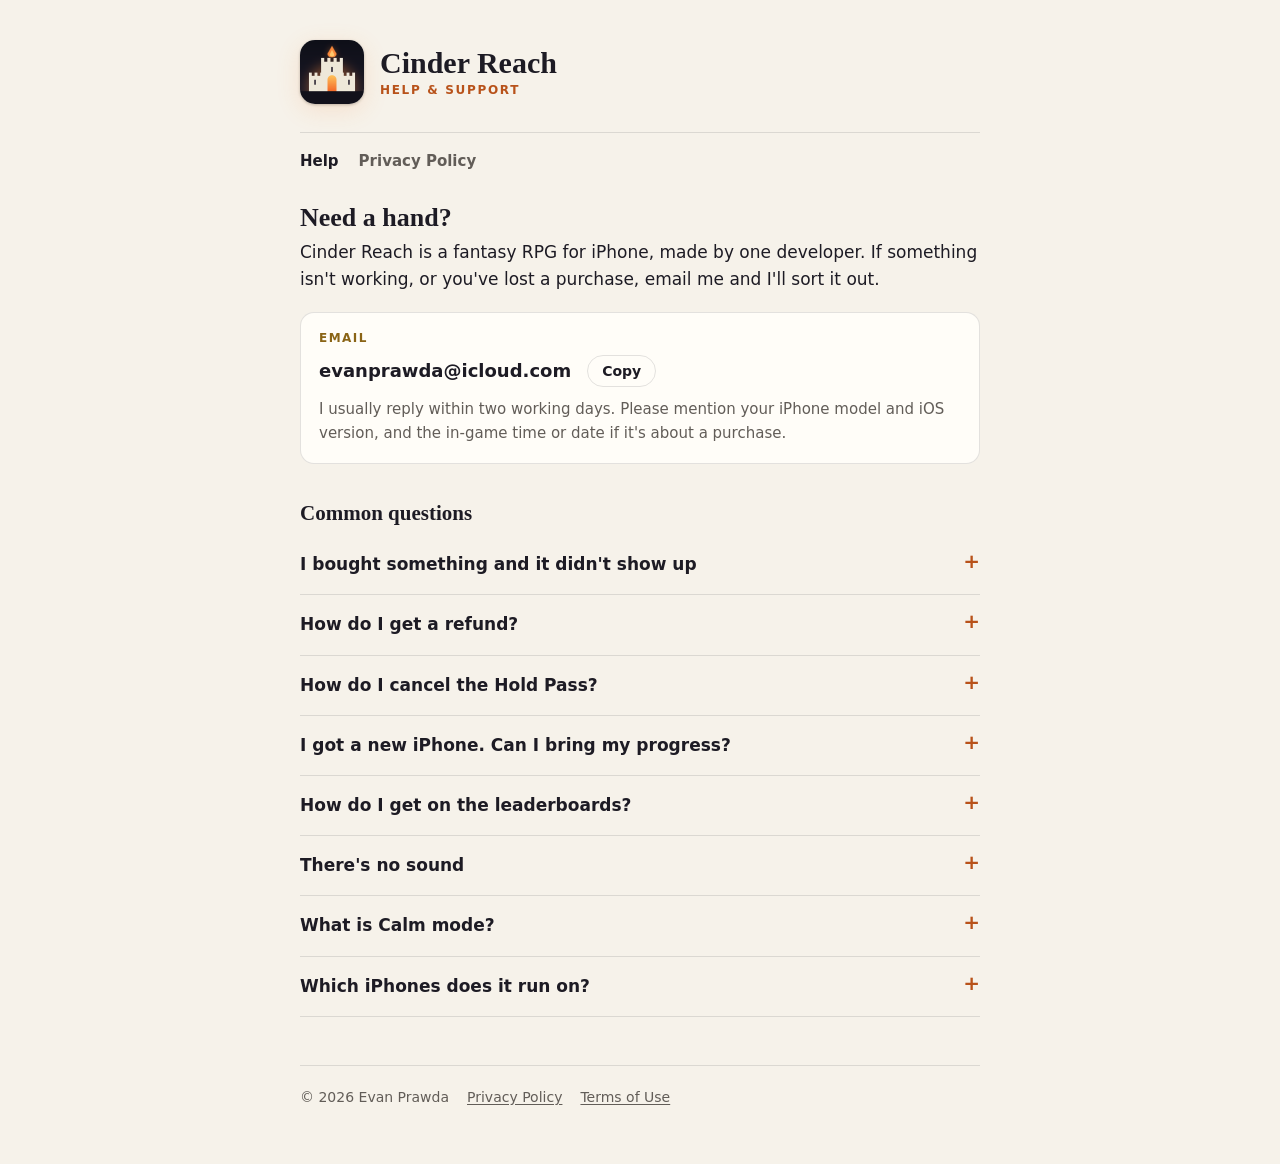
<file: index.html>
<!doctype html>
<html lang="en">
<head>
<meta charset="utf-8">
<meta name="viewport" content="width=device-width, initial-scale=1, viewport-fit=cover">
<title>Cinder Reach Help</title>
<meta name="description" content="Help and contact for Cinder Reach, a fantasy RPG for iPhone.">
<link rel="icon" href="icon.png">
<link rel="apple-touch-icon" href="icon.png">
<link rel="stylesheet" href="style.css">
</head>
<body>
<div class="wrap">
  <header>
    <img src="icon.png" alt="" width="64" height="64">
    <div>
      <p class="brand">Cinder Reach</p>
      <p class="kicker">Help &amp; support</p>
    </div>
  </header>
  <nav aria-label="Pages">
    <a href="./" aria-current="page">Help</a>
    <a href="privacy.html">Privacy Policy</a>
  </nav>

  <h1>Need a hand?</h1>
  <p>Cinder Reach is a fantasy RPG for iPhone, made by one developer. If something isn't working, or you've lost a purchase, email me and I'll sort it out.</p>

  <div class="contact">
    <span class="label">Email</span>
    <span class="email" id="email">evanprawda@icloud.com</span>
    <button type="button" id="copy">Copy</button>
    <p class="note">I usually reply within two working days. Please mention your iPhone model and iOS version, and the in-game time or date if it's about a purchase.</p>
  </div>

  <h2>Common questions</h2>

  <details>
    <summary>I bought something and it didn't show up</summary>
    <p>Open the <span class="path">Shop</span> tab, scroll to the bottom and tap <span class="path">Restore purchases</span>. Make sure you're signed in with the same Apple Account you bought with. If a purchase is waiting for approval (Ask to Buy), it's added the next time you open the game after it's approved.</p>
    <p>Still missing? Email me with the purchase date. Your receipt from Apple lists it.</p>
  </details>

  <details>
    <summary>How do I get a refund?</summary>
    <p>Apple handles all payments and refunds. Request one at <a href="https://reportaproblem.apple.com">reportaproblem.apple.com</a>. I can't issue refunds myself, but I'm happy to help with anything else about a purchase.</p>
  </details>

  <details>
    <summary>How do I cancel the Hold Pass?</summary>
    <p>Go to <span class="path">Settings › Apple Account › Subscriptions</span> on your iPhone and choose Hold Pass. You can also tap <span class="path">Manage subscription</span> on the Hold Pass card in the Shop. Cancel at least 24 hours before it renews to avoid the next charge. Your benefits last until the end of the month you've paid for.</p>
  </details>

  <details>
    <summary>I got a new iPhone. Can I bring my progress?</summary>
    <p>Not yet, sorry. Your heroes, gear, gold and gems are saved on the iPhone you play on, and deleting the game deletes them. An iPhone backup restored to a new phone brings them along. On a fresh install, <span class="path">Restore purchases</span> brings back the Founder's Pack and an active Hold Pass, but gems and gold already bought aren't restored. Syncing through iCloud is planned.</p>
  </details>

  <details>
    <summary>How do I get on the leaderboards?</summary>
    <p>Sign in to Game Center in <span class="path">Settings › Game Center</span>. The game posts your highest level, best item level, bosses defeated and fastest dungeon clears whenever you set a new record. See them on the <span class="path">Hero</span> tab under Records.</p>
  </details>

  <details>
    <summary>There's no sound</summary>
    <p>Cinder Reach follows your iPhone's silent switch (the Ring/Silent switch or Action button), so turn silent mode off. If music is already playing from another app, the game's music stays off so it won't talk over yours. Music and effects volume are on the <span class="path">Hero</span> tab under Sound.</p>
  </details>

  <details>
    <summary>What is Calm mode?</summary>
    <p>A switch on the hero-select screen and in the Sound panel. It plays slower, softer versions of every track, swaps the harshest fight sounds for gentler ones and softens the haptics. It changes how the game sounds and feels, not how hard it is.</p>
  </details>

  <details>
    <summary>Which iPhones does it run on?</summary>
    <p>Any iPhone with iOS 17 or later.</p>
  </details>

  <footer>
    <span>© 2026 Evan Prawda</span>
    <a href="privacy.html">Privacy Policy</a>
    <a href="https://www.apple.com/legal/internet-services/itunes/dev/stdeula/">Terms of Use</a>
  </footer>
</div>
<script>
  (function () {
    var btn = document.getElementById('copy');
    var email = document.getElementById('email');
    btn.addEventListener('click', function () {
      var text = email.textContent.trim();
      function selectIt() {
        var range = document.createRange();
        range.selectNodeContents(email);
        var sel = window.getSelection();
        sel.removeAllRanges();
        sel.addRange(range);
        btn.textContent = 'Selected';
      }
      if (navigator.clipboard && navigator.clipboard.writeText) {
        navigator.clipboard.writeText(text).then(function () { btn.textContent = 'Copied'; }, selectIt);
      } else {
        selectIt();
      }
      setTimeout(function () { btn.textContent = 'Copy'; }, 2000);
    });
  })();
</script>
</body>
</html>
</file>
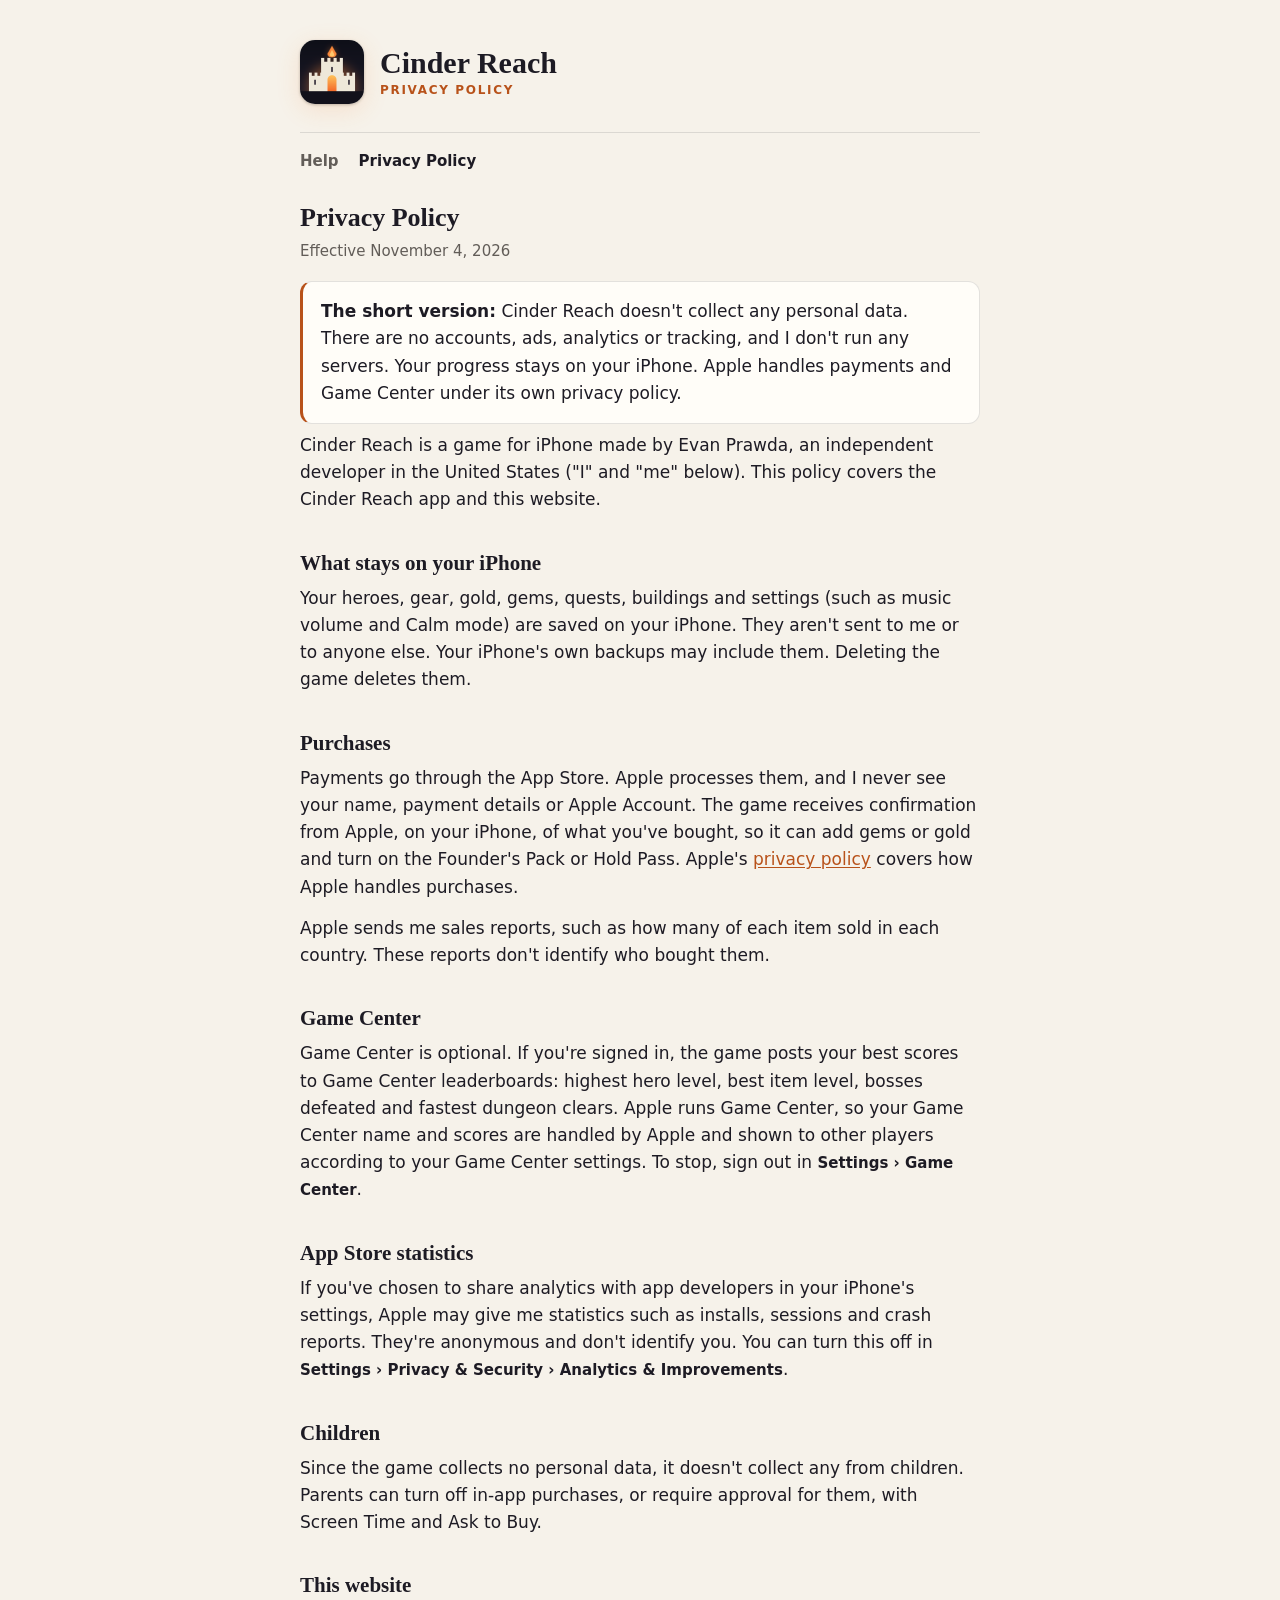
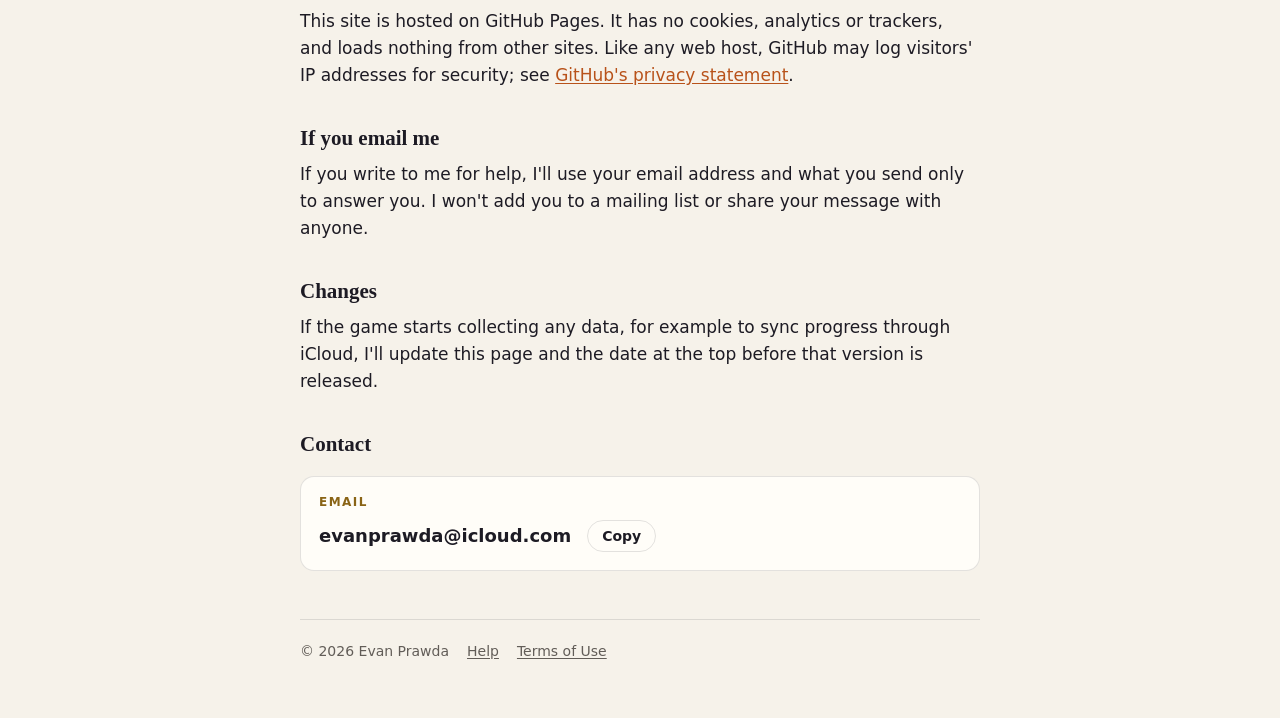
<file: privacy.html>
<!doctype html>
<html lang="en">
<head>
<meta charset="utf-8">
<meta name="viewport" content="width=device-width, initial-scale=1, viewport-fit=cover">
<title>Cinder Reach Privacy Policy</title>
<meta name="description" content="Cinder Reach collects no personal data. What stays on your iPhone, and what Apple handles.">
<link rel="icon" href="icon.png">
<link rel="apple-touch-icon" href="icon.png">
<link rel="stylesheet" href="style.css">
</head>
<body>
<div class="wrap">
  <header>
    <img src="icon.png" alt="" width="64" height="64">
    <div>
      <p class="brand">Cinder Reach</p>
      <p class="kicker">Privacy Policy</p>
    </div>
  </header>
  <nav aria-label="Pages">
    <a href="./">Help</a>
    <a href="privacy.html" aria-current="page">Privacy Policy</a>
  </nav>

  <h1>Privacy Policy</h1>
  <p class="date">Effective November 4, 2026</p>

  <div class="summary">
    <p><strong>The short version:</strong> Cinder Reach doesn't collect any personal data. There are no accounts, ads, analytics or tracking, and I don't run any servers. Your progress stays on your iPhone. Apple handles payments and Game Center under its own privacy policy.</p>
  </div>

  <p>Cinder Reach is a game for iPhone made by Evan Prawda, an independent developer in the United States ("I" and "me" below). This policy covers the Cinder Reach app and this website.</p>

  <h2>What stays on your iPhone</h2>
  <p>Your heroes, gear, gold, gems, quests, buildings and settings (such as music volume and Calm mode) are saved on your iPhone. They aren't sent to me or to anyone else. Your iPhone's own backups may include them. Deleting the game deletes them.</p>

  <h2>Purchases</h2>
  <p>Payments go through the App Store. Apple processes them, and I never see your name, payment details or Apple Account. The game receives confirmation from Apple, on your iPhone, of what you've bought, so it can add gems or gold and turn on the Founder's Pack or Hold Pass. Apple's <a href="https://www.apple.com/legal/privacy/">privacy policy</a> covers how Apple handles purchases.</p>
  <p>Apple sends me sales reports, such as how many of each item sold in each country. These reports don't identify who bought them.</p>

  <h2>Game Center</h2>
  <p>Game Center is optional. If you're signed in, the game posts your best scores to Game Center leaderboards: highest hero level, best item level, bosses defeated and fastest dungeon clears. Apple runs Game Center, so your Game Center name and scores are handled by Apple and shown to other players according to your Game Center settings. To stop, sign out in <span class="path">Settings › Game Center</span>.</p>

  <h2>App Store statistics</h2>
  <p>If you've chosen to share analytics with app developers in your iPhone's settings, Apple may give me statistics such as installs, sessions and crash reports. They're anonymous and don't identify you. You can turn this off in <span class="path">Settings › Privacy &amp; Security › Analytics &amp; Improvements</span>.</p>

  <h2>Children</h2>
  <p>Since the game collects no personal data, it doesn't collect any from children. Parents can turn off in-app purchases, or require approval for them, with Screen Time and Ask to Buy.</p>

  <h2>This website</h2>
  <p>This site is hosted on GitHub Pages. It has no cookies, analytics or trackers, and loads nothing from other sites. Like any web host, GitHub may log visitors' IP addresses for security; see <a href="https://docs.github.com/en/site-policy/privacy-policies/github-general-privacy-statement">GitHub's privacy statement</a>.</p>

  <h2>If you email me</h2>
  <p>If you write to me for help, I'll use your email address and what you send only to answer you. I won't add you to a mailing list or share your message with anyone.</p>

  <h2>Changes</h2>
  <p>If the game starts collecting any data, for example to sync progress through iCloud, I'll update this page and the date at the top before that version is released.</p>

  <h2>Contact</h2>
  <div class="contact">
    <span class="label">Email</span>
    <span class="email" id="email">evanprawda@icloud.com</span>
    <button type="button" id="copy">Copy</button>
  </div>

  <footer>
    <span>© 2026 Evan Prawda</span>
    <a href="./">Help</a>
    <a href="https://www.apple.com/legal/internet-services/itunes/dev/stdeula/">Terms of Use</a>
  </footer>
</div>
<script>
  (function () {
    var btn = document.getElementById('copy');
    var email = document.getElementById('email');
    btn.addEventListener('click', function () {
      var text = email.textContent.trim();
      function selectIt() {
        var range = document.createRange();
        range.selectNodeContents(email);
        var sel = window.getSelection();
        sel.removeAllRanges();
        sel.addRange(range);
        btn.textContent = 'Selected';
      }
      if (navigator.clipboard && navigator.clipboard.writeText) {
        navigator.clipboard.writeText(text).then(function () { btn.textContent = 'Copied'; }, selectIt);
      } else {
        selectIt();
      }
      setTimeout(function () { btn.textContent = 'Copy'; }, 2000);
    });
  })();
</script>
</body>
</html>
</file>
<file: style.css>
/* Cinder Reach help site. System fonts only, so the pages load nothing from anyone else. */
:root {
  --bg: #f6f2ea;
  --panel: #fffdf8;
  --fg: #1d1b24;
  --muted: #625d58;
  --line: rgba(29, 27, 36, 0.12);
  --ember: #b8521a;
  --gold: #8a6416;
  --glow: rgba(250, 137, 59, 0.16);
  --serif: ui-serif, "New York", Georgia, "Times New Roman", serif;
  --round: ui-rounded, "SF Pro Rounded", system-ui, -apple-system, "Segoe UI", sans-serif;
  --sans: system-ui, -apple-system, "Segoe UI", Roboto, Helvetica, Arial, sans-serif;
  color-scheme: light;
}
@media (prefers-color-scheme: dark) {
  :root {
    --bg: #11121b;
    --panel: #1c1d29;
    --fg: #efe8d9;
    --muted: #a39f9a;
    --line: rgba(255, 255, 255, 0.09);
    --ember: #fa893b;
    --gold: #f4c65e;
    --glow: rgba(250, 137, 59, 0.12);
    color-scheme: dark;
  }
}

* { box-sizing: border-box; }
html { -webkit-text-size-adjust: 100%; }
body {
  margin: 0;
  background: var(--bg);
  color: var(--fg);
  font: 17px/1.6 var(--sans);
  padding-left: max(20px, env(safe-area-inset-left, 0px));
  padding-right: max(20px, env(safe-area-inset-right, 0px));
}
.wrap { max-width: 680px; margin: 0 auto; padding-block: 40px 56px; }

header { display: flex; align-items: center; gap: 16px; padding-bottom: 28px; margin-bottom: 8px; border-bottom: 1px solid var(--line); }
header img { width: 64px; height: 64px; border-radius: 15px; box-shadow: 0 6px 24px var(--glow), 0 1px 3px rgba(0, 0, 0, 0.25); flex: none; }
.brand { font: 700 30px/1.1 var(--serif); margin: 0; text-wrap: balance; }
.kicker { margin: 4px 0 0; font: 700 12px/1.2 var(--round); letter-spacing: 0.14em; text-transform: uppercase; color: var(--ember); }

nav { display: flex; flex-wrap: wrap; gap: 6px 20px; margin: 18px 0 8px; font: 600 15px/1.4 var(--round); }
nav a { color: var(--muted); text-decoration: none; }
nav a[aria-current="page"] { color: var(--fg); }
nav a:hover { color: var(--ember); }

h1 { font: 700 26px/1.2 var(--serif); margin: 30px 0 6px; text-wrap: balance; }
h2 { font: 700 21px/1.3 var(--serif); margin: 36px 0 8px; text-wrap: balance; }
h3 { font: 700 17px/1.4 var(--sans); margin: 22px 0 4px; }
p, ul { margin: 0 0 14px; }
ul { padding-left: 1.2em; }
li { margin-bottom: 6px; }
a { color: var(--ember); text-underline-offset: 2px; }
.date { color: var(--muted); font-size: 15px; margin-top: 0; }
.path { font: 600 15px/1.4 var(--round); }

.summary { background: var(--panel); border: 1px solid var(--line); border-left: 3px solid var(--ember); border-radius: 12px; padding: 16px 18px; margin: 18px 0 8px; }
.summary p:last-child { margin-bottom: 0; }

.contact { background: var(--panel); border: 1px solid var(--line); border-radius: 14px; padding: 18px; margin: 18px 0; display: flex; flex-wrap: wrap; align-items: center; gap: 10px 16px; }
.contact .label { font: 700 12px/1.2 var(--round); letter-spacing: 0.12em; text-transform: uppercase; color: var(--gold); flex-basis: 100%; }
.contact .email { font: 600 18px/1.3 var(--round); user-select: all; -webkit-user-select: all; word-break: break-all; }
.contact button { font: 600 14px/1 var(--round); color: var(--fg); background: transparent; border: 1px solid var(--line); border-radius: 99px; padding: 8px 14px; cursor: pointer; }
.contact button:hover { border-color: var(--ember); }
.contact .note { color: var(--muted); font-size: 15px; flex-basis: 100%; margin: 0; }

details { border-bottom: 1px solid var(--line); padding: 4px 0; }
summary { cursor: pointer; padding: 12px 0; font-weight: 650; list-style: none; display: flex; justify-content: space-between; gap: 12px; }
summary::-webkit-details-marker { display: none; }
summary::after { content: "+"; color: var(--ember); font: 700 20px/1 var(--round); }
details[open] summary::after { content: "–"; }
details > :not(summary) { margin-top: 0; }

footer { margin-top: 48px; padding-top: 20px; border-top: 1px solid var(--line); color: var(--muted); font-size: 14px; display: flex; flex-wrap: wrap; gap: 6px 18px; }
footer a { color: var(--muted); }
</file>
